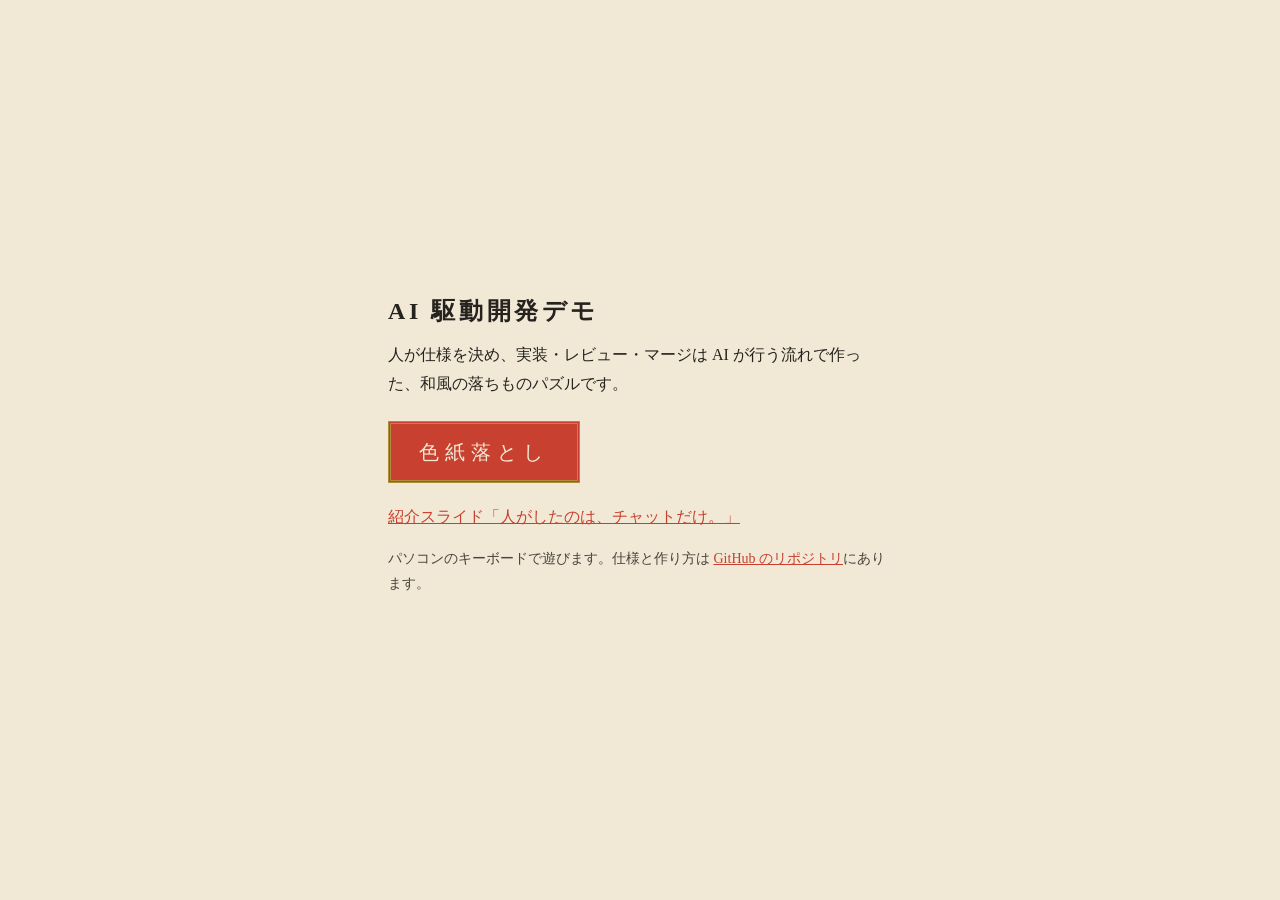
<file: index.html>
<!doctype html>
<html lang="ja">
<head>
<meta charset="utf-8">
<meta name="viewport" content="width=device-width, initial-scale=1">
<title>AI 駆動開発デモ</title>
<style>
  :root { --washi: #f1e9d6; --sumi: #26231f; --shu: #c8402f; --kin: #b08d3c; }
  * { box-sizing: border-box; }
  body {
    margin: 0; min-height: 100vh;
    display: flex; align-items: center; justify-content: center;
    background: var(--washi); color: var(--sumi);
    font-family: "Hiragino Mincho ProN", "Yu Mincho", "YuMincho", "Noto Serif JP", serif;
    line-height: 1.8;
  }
  main { max-width: 34em; padding: 32px 20px; }
  h1 { font-size: 24px; letter-spacing: .15em; margin: 0 0 8px; }
  p { margin: 0 0 14px; }
  .play {
    display: inline-block; margin: 8px 0 20px; padding: 10px 28px;
    background: var(--shu); color: var(--washi); text-decoration: none;
    font-size: 20px; letter-spacing: .3em; border: 3px double var(--kin);
  }
  .play:hover, .play:focus { background: #a8321f; }
  a { color: var(--shu); }
  .note { font-size: 14px; color: #4a443b; }
</style>
</head>
<body>
<main>
  <h1>AI 駆動開発デモ</h1>
  <p>人が仕様を決め、実装・レビュー・マージは AI が行う流れで作った、和風の落ちものパズルです。</p>
  <a class="play" href="game/">色紙落とし</a>
  <p><a href="slides/">紹介スライド「人がしたのは、チャットだけ。」</a></p>
  <p class="note">パソコンのキーボードで遊びます。仕様と作り方は <a href="https://github.com/kotaroyatabe0235/ai-driven-dev-demo">GitHub のリポジトリ</a>にあります。</p>
</main>
</body>
</html>
</file>
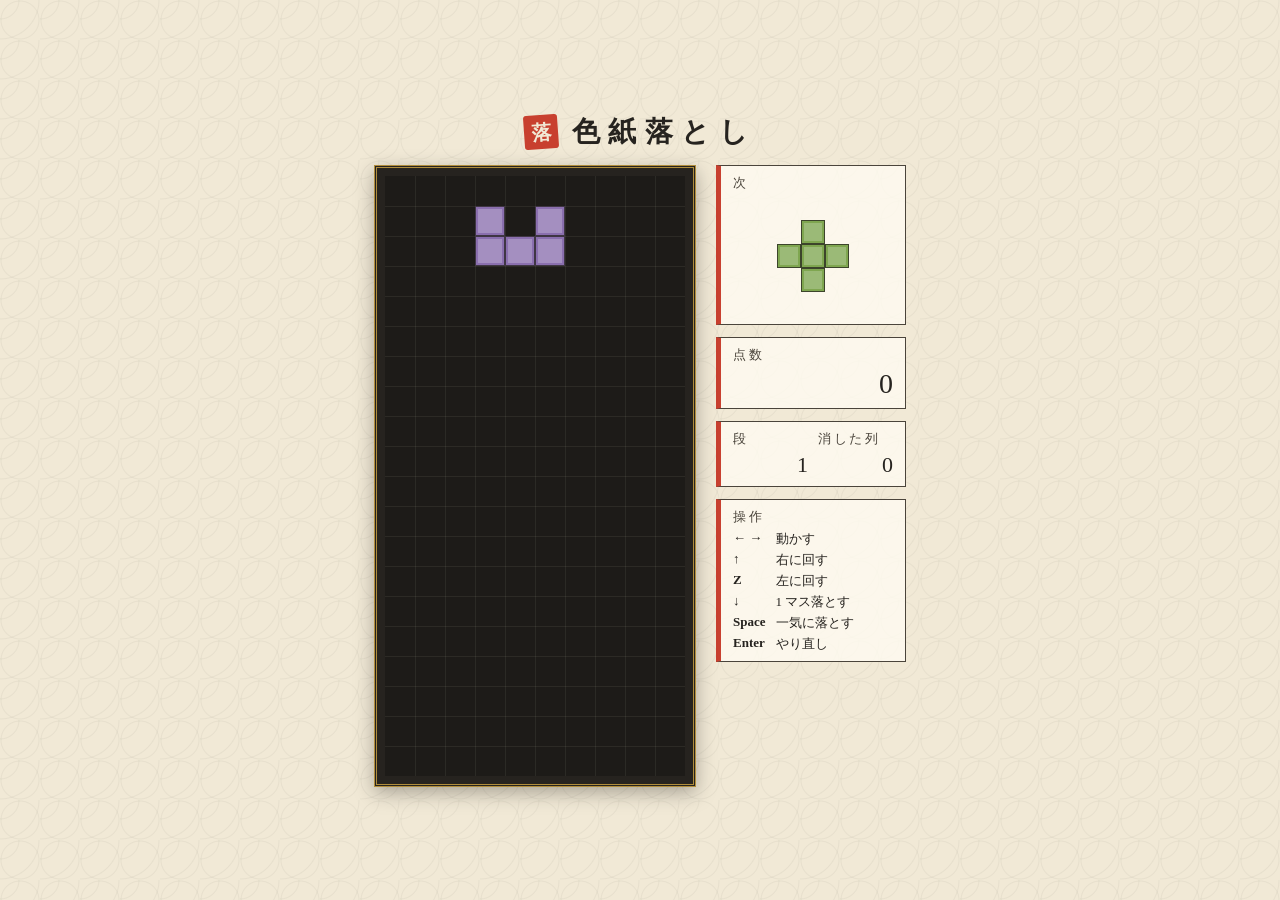
<file: game/index.html>
<!doctype html>
<html lang="ja">
<head>
<meta charset="utf-8">
<meta name="viewport" content="width=device-width, initial-scale=1">
<title>色紙落とし</title>
<link rel="stylesheet" href="style.css">
</head>
<body>
<main class="stage">
  <h1 class="title"><span class="seal" aria-hidden="true">落</span>色紙落とし</h1>
  <div class="layout">
    <div class="board-wrap">
      <canvas id="board" width="300" height="600" aria-label="盤面"></canvas>
      <div id="over" class="over" hidden>
        <p class="over-title">終 局</p>
        <p class="over-score">点数 <span id="over-score">0</span></p>
        <p class="over-hint">Enter でもう一度</p>
      </div>
    </div>
    <aside class="panel">
      <section class="card">
        <h2>次</h2>
        <canvas id="next" width="120" height="120" aria-label="次のブロック"></canvas>
      </section>
      <section class="card">
        <h2>点数</h2>
        <p class="num" id="score">0</p>
      </section>
      <section class="card two">
        <div><h2>段</h2><p class="num" id="level">1</p></div>
        <div><h2>消した列</h2><p class="num" id="lines">0</p></div>
      </section>
      <section class="card keys">
        <h2>操作</h2>
        <dl>
          <dt>← →</dt><dd>動かす</dd>
          <dt>↑</dt><dd>右に回す</dd>
          <dt>Z</dt><dd>左に回す</dd>
          <dt>↓</dt><dd>1 マス落とす</dd>
          <dt>Space</dt><dd>一気に落とす</dd>
          <dt>Enter</dt><dd>やり直し</dd>
        </dl>
      </section>
    </aside>
  </div>
</main>
<script src="rules.js"></script>
<script src="keys.js"></script>
<script src="main.js"></script>
</body>
</html>
</file>
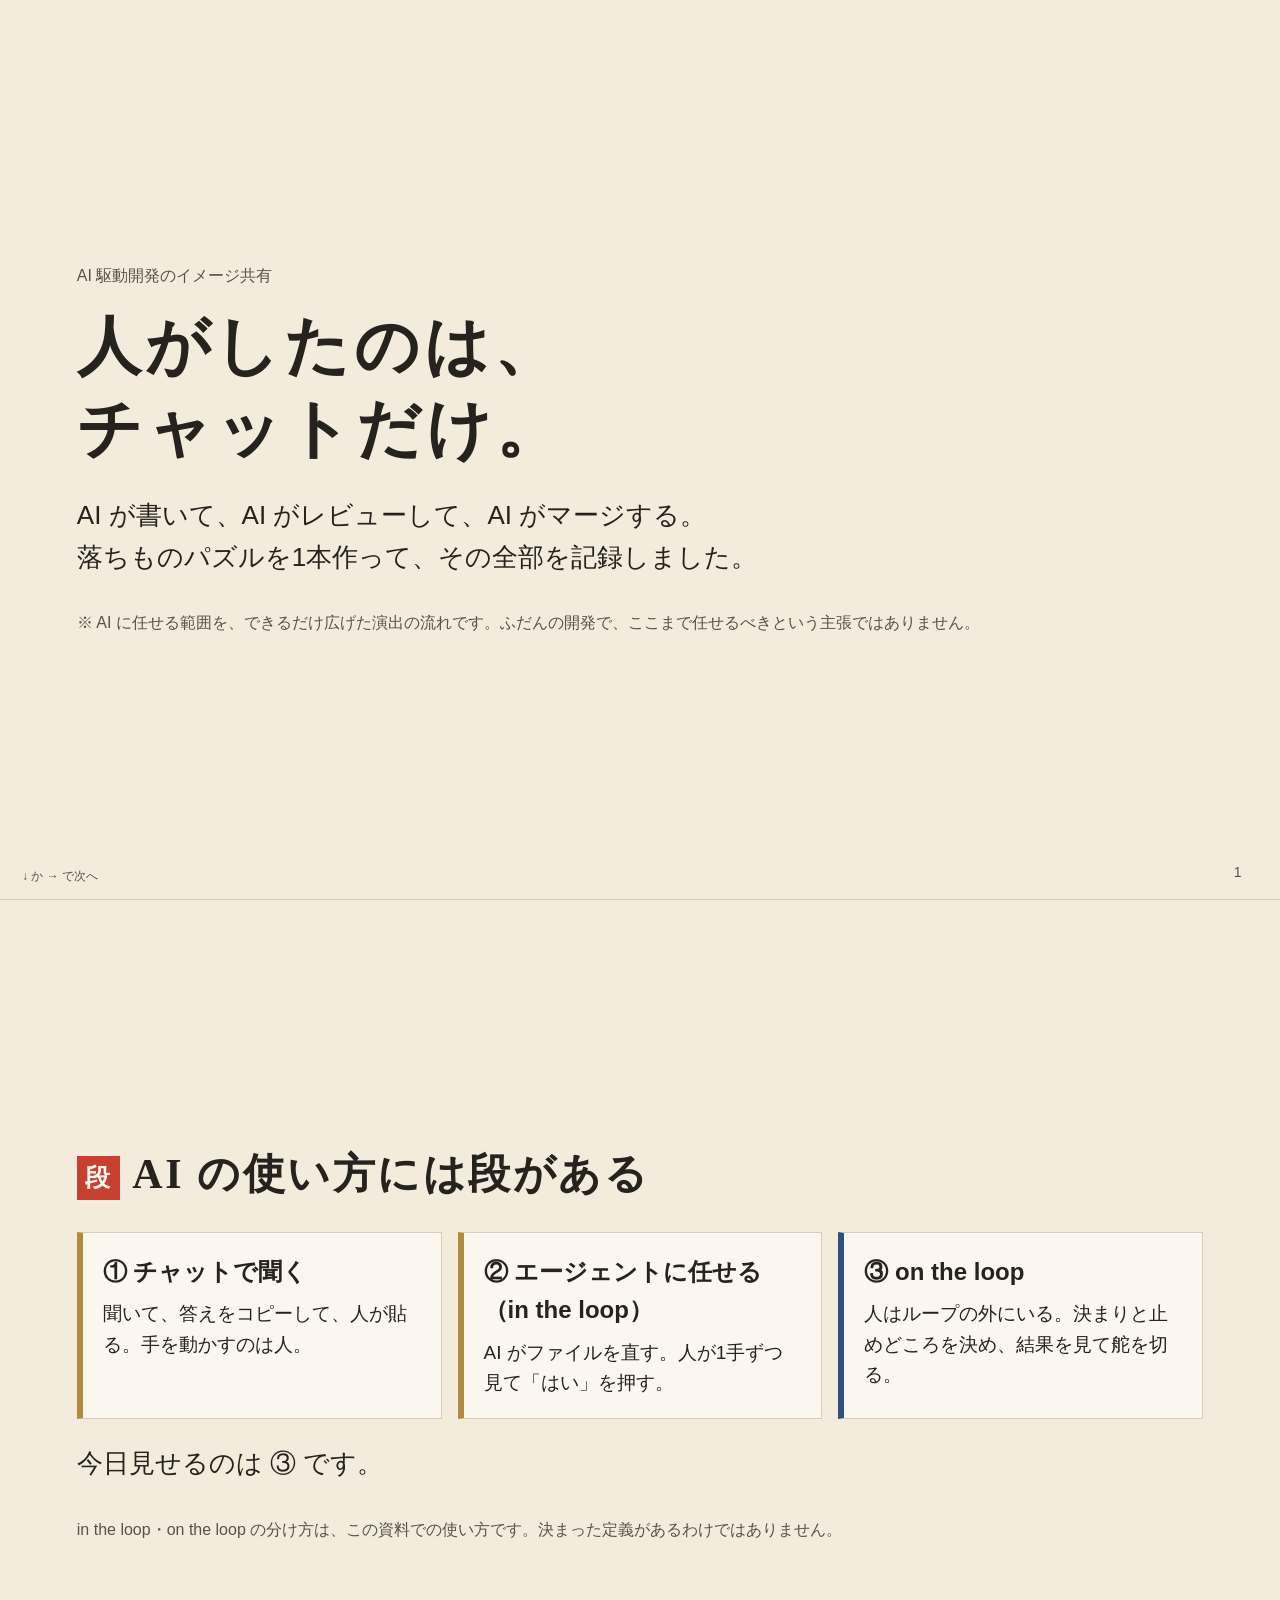
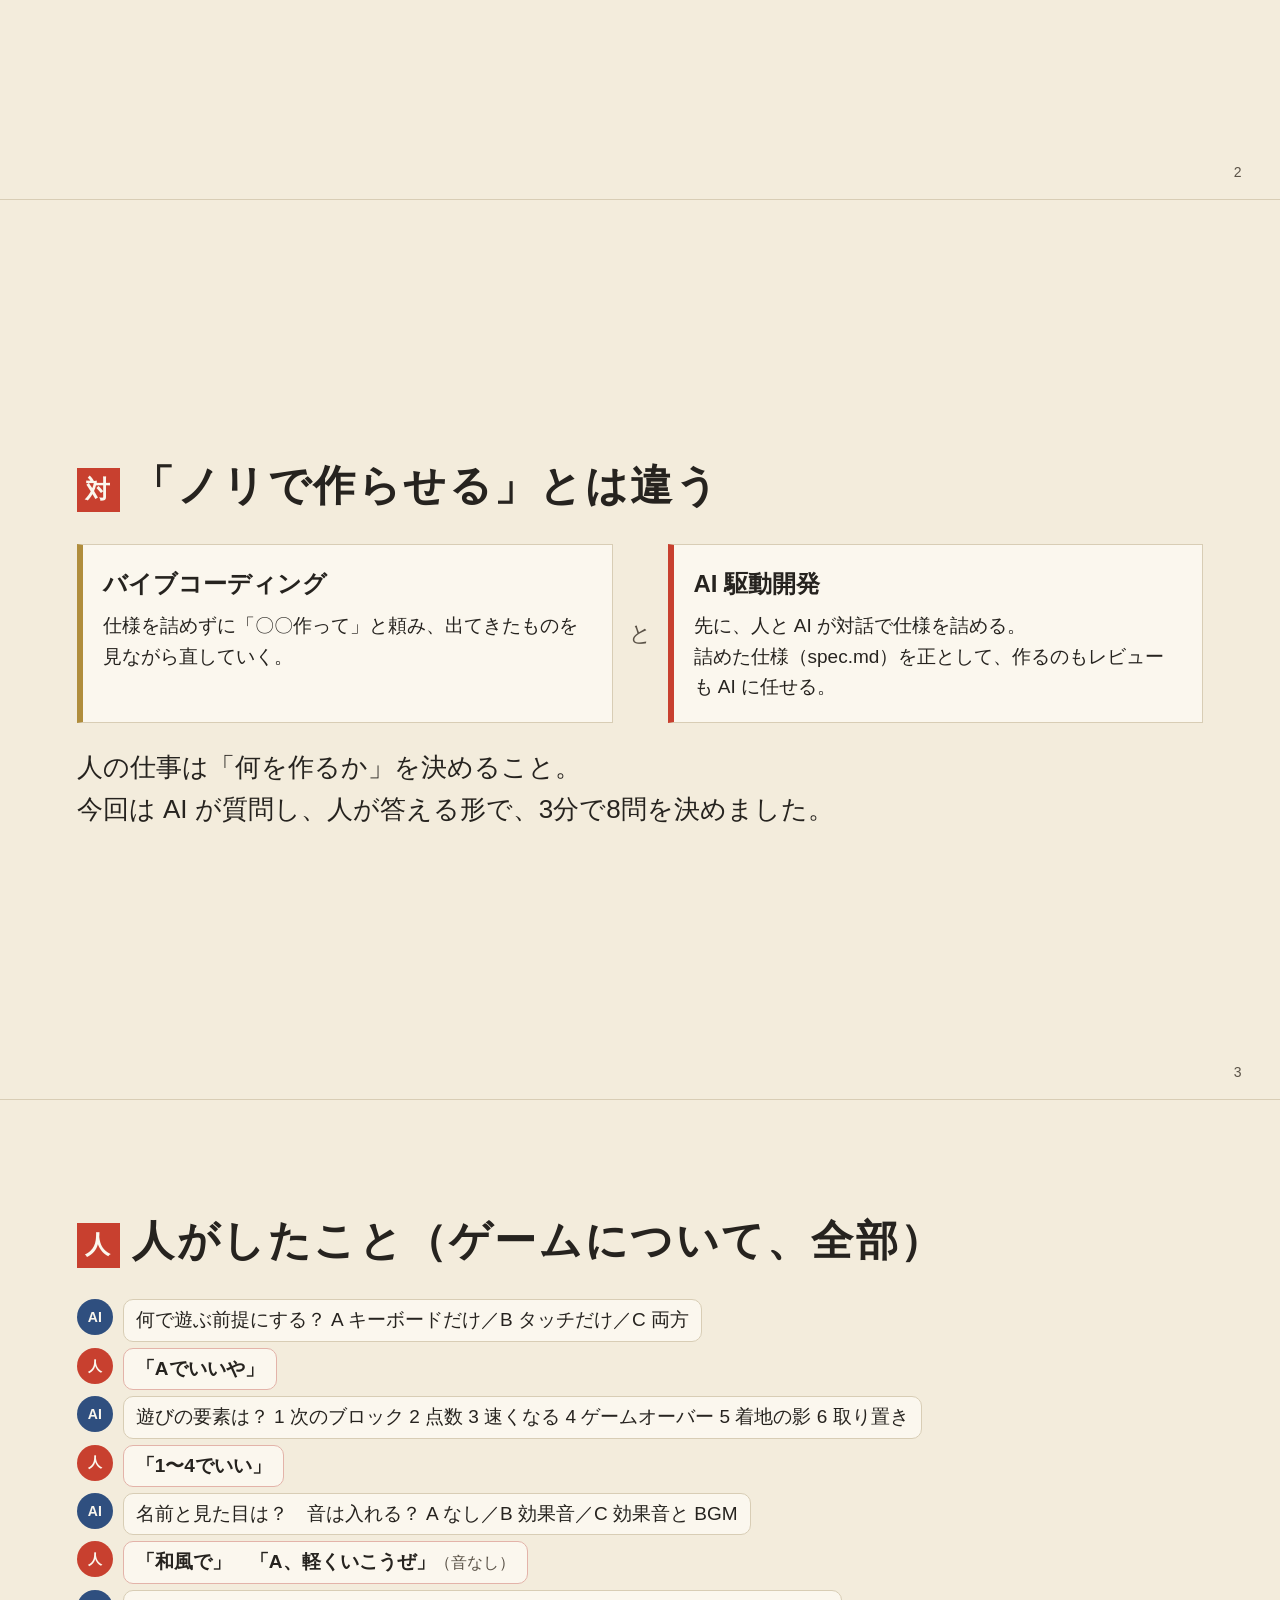
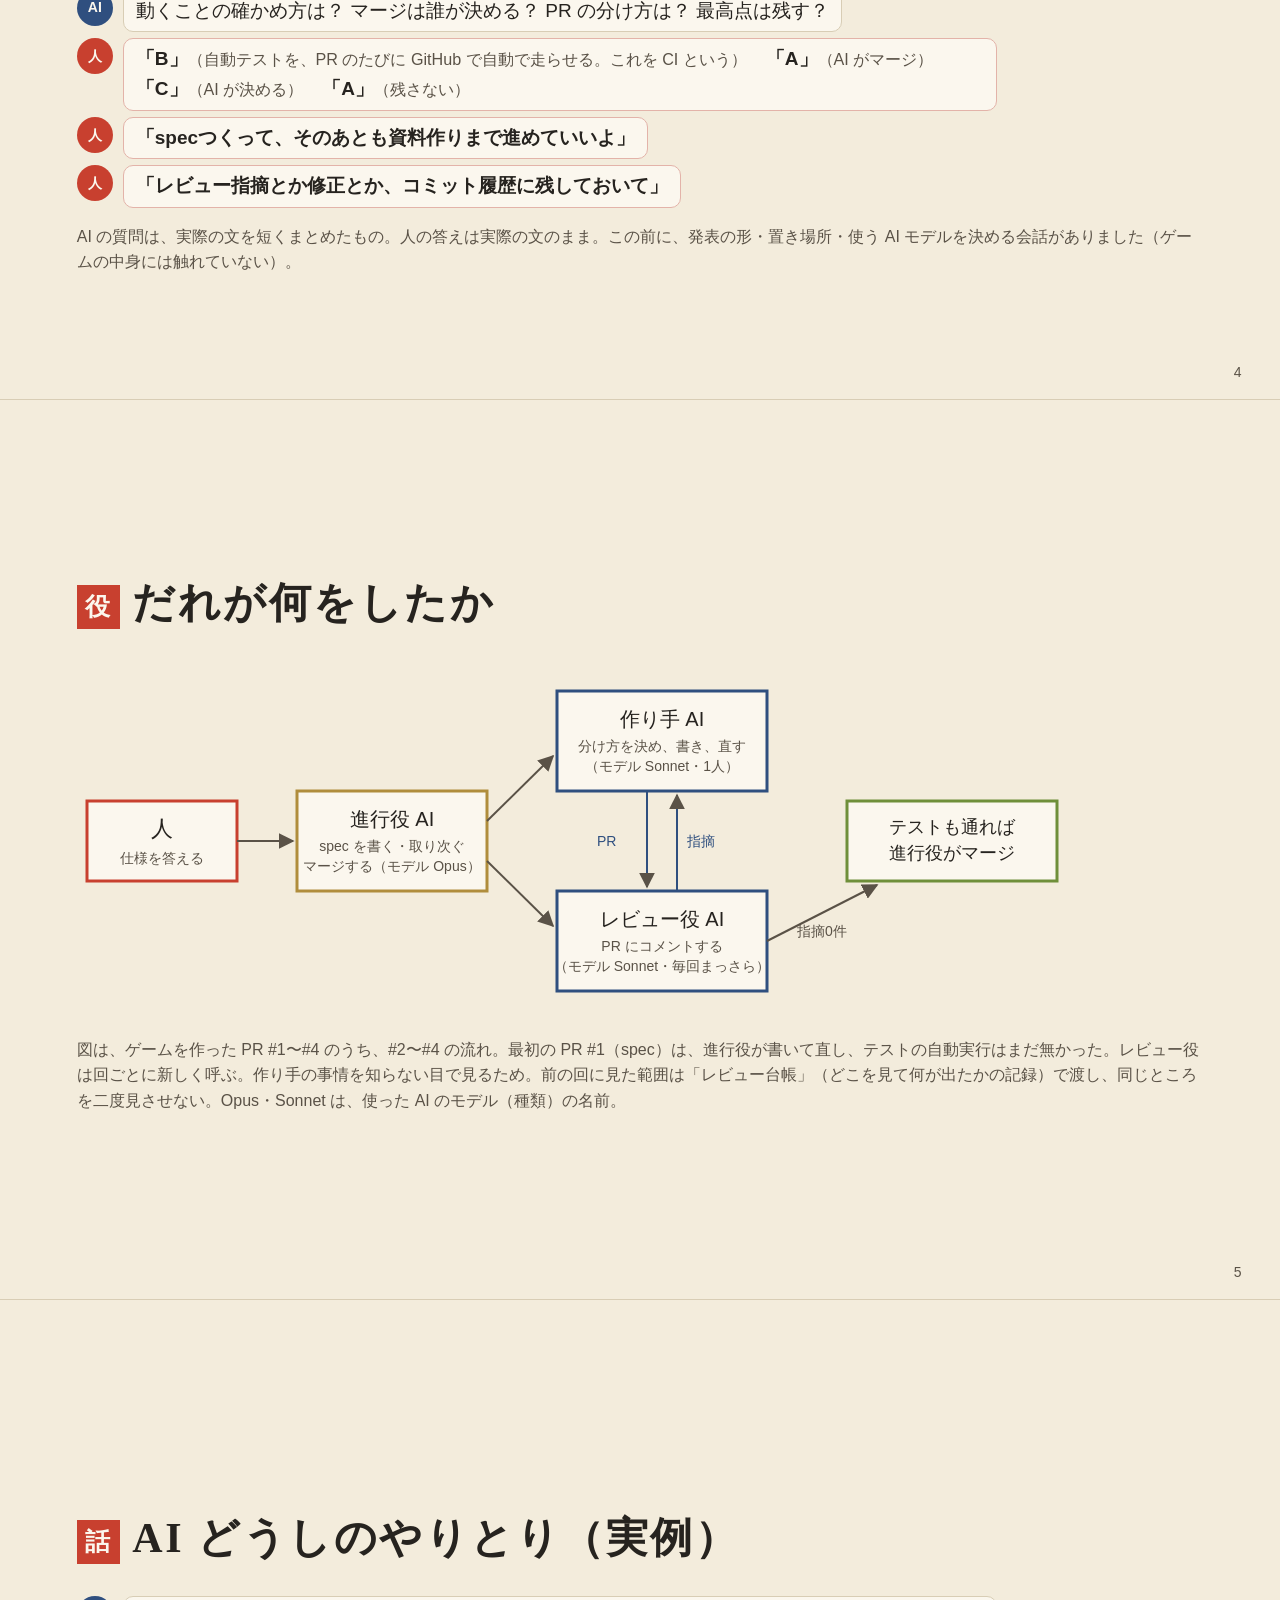
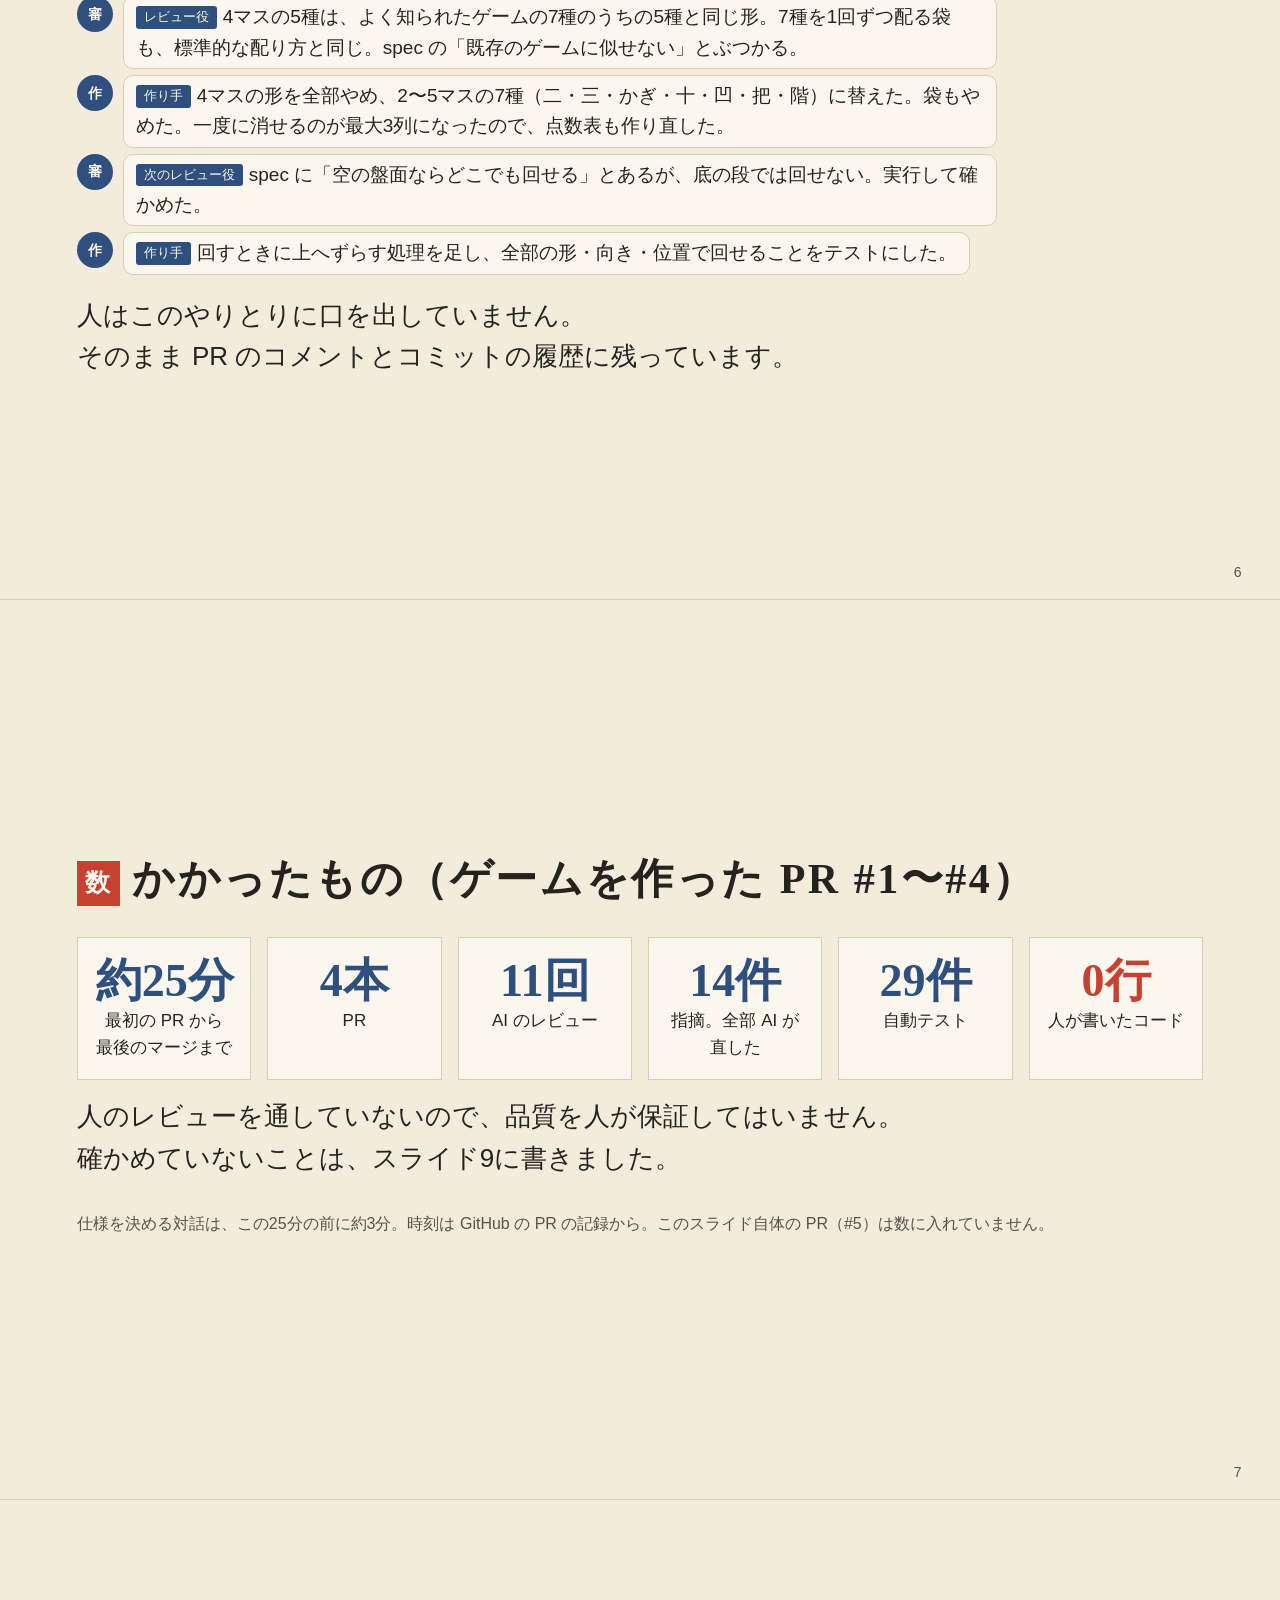
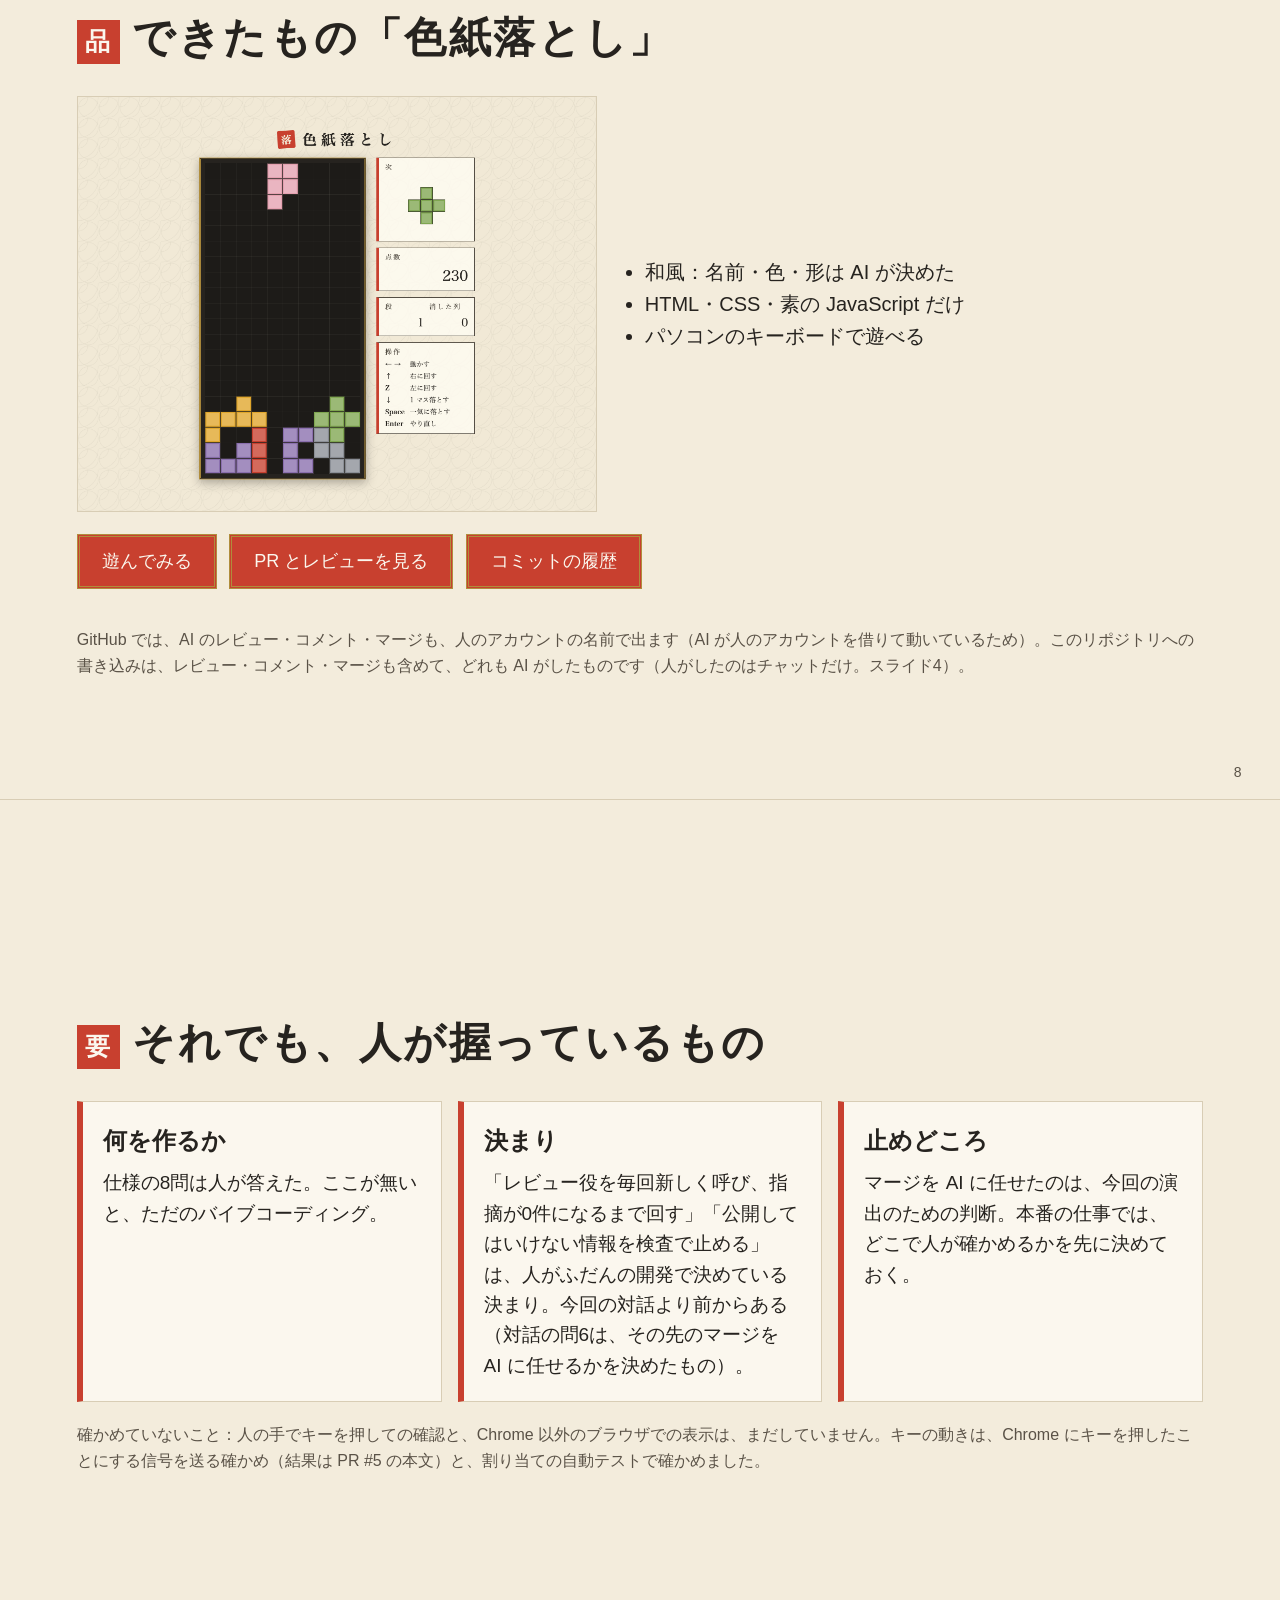
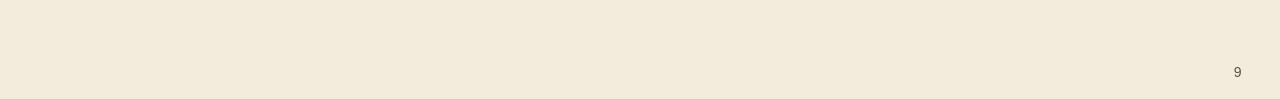
<file: slides/index.html>
<!doctype html>
<html lang="ja">
<head>
<meta charset="utf-8">
<meta name="viewport" content="width=device-width, initial-scale=1">
<title>人はチャットだけ</title>
<meta name="description" content="AI 駆動開発（on the loop 型）で、落ちものパズルを作った記録のスライド">
<style>
  :root {
    --washi: #f3ecdc; --paper: #fbf7ee; --sumi: #26231f; --sub: #5a5247;
    --shu: #c8402f; --ai: #2f4f7f; --wakaba: #6f8f3a; --kin: #b08d3c; --line: #d8cdb5;
  }
  * { box-sizing: border-box; }
  html { scroll-snap-type: y mandatory; }
  body {
    margin: 0; background: var(--washi); color: var(--sumi);
    font-family: "Hiragino Sans", "Yu Gothic", "Noto Sans JP", sans-serif;
    line-height: 1.6;
  }
  .slide {
    min-height: 100vh; scroll-snap-align: start;
    display: flex; flex-direction: column; justify-content: center;
    padding: 48px max(16px, 6vw); position: relative;
    border-bottom: 1px solid var(--line);
  }
  .no { position: absolute; right: max(16px, 3vw); bottom: 16px; font-size: 14px; color: var(--sub); }
  h1, h2 { font-family: "Hiragino Mincho ProN", "Yu Mincho", "Noto Serif JP", serif; margin: 0 0 24px; letter-spacing: .06em; }
  h1 { font-size: clamp(32px, 6vw, 64px); line-height: 1.3; }
  h2 { font-size: clamp(24px, 3.6vw, 42px); }
  h2 .seal { display: inline-block; background: var(--shu); color: var(--paper); font-size: .6em; padding: 2px 8px; margin-right: 12px; vertical-align: middle; }
  p.lead { font-size: clamp(18px, 2.2vw, 26px); margin: 0 0 16px; }
  .small { font-size: clamp(13px, 1.4vw, 16px); color: var(--sub); }
  .grid { display: grid; gap: 16px; }
  .g3 { grid-template-columns: repeat(auto-fit, minmax(220px, 1fr)); }
  .g2 { grid-template-columns: repeat(auto-fit, minmax(280px, 1fr)); }
  .card { background: var(--paper); border: 1px solid var(--line); border-left: 6px solid var(--line); padding: 20px; }
  .card h3 { margin: 0 0 8px; font-size: clamp(18px, 2vw, 24px); }
  .card p { margin: 0; font-size: clamp(15px, 1.6vw, 19px); }
  .card.hito { border-left-color: var(--shu); }
  .card.ai { border-left-color: var(--ai); }
  .card.me { border-left-color: var(--kin); }
  .arrow { text-align: center; font-size: 28px; color: var(--sub); }
  .tag { display: inline-block; font-size: 13px; padding: 1px 8px; border-radius: 3px; color: var(--paper); margin-right: 6px; vertical-align: 2px; }
  .tag.hito { background: var(--shu); }
  .tag.ai { background: var(--ai); }
  .tag.ok { background: var(--wakaba); }

  /* チャット */
  .chat { display: flex; flex-direction: column; gap: 6px; max-width: 920px; }
  .msg { display: flex; gap: 10px; align-items: flex-start; }
  .msg .who { flex: 0 0 auto; width: 36px; height: 36px; border-radius: 50%; display: flex; align-items: center; justify-content: center; color: var(--paper); font-size: 14px; font-weight: bold; }
  .msg.h .who { background: var(--shu); }
  .msg.a .who { background: var(--ai); }
  .msg .b { background: var(--paper); border: 1px solid var(--line); padding: 5px 12px; border-radius: 10px; font-size: clamp(15px, 1.6vw, 19px); }
  .msg.h .b { border-color: #e3b3a9; }
  .msg .b q { quotes: "「" "」"; font-weight: bold; }
  .msg .b .note { color: var(--sub); font-size: .85em; }

  /* 数字 */
  .nums { display: grid; grid-template-columns: repeat(auto-fit, minmax(150px, 1fr)); gap: 16px; }
  .num { background: var(--paper); border: 1px solid var(--line); padding: 18px; text-align: center; }
  .num b { display: block; font-family: "Hiragino Mincho ProN", "Yu Mincho", serif; font-size: clamp(30px, 3.6vw, 48px); line-height: 1.1; color: var(--ai); white-space: nowrap; }
  .num.zero b { color: var(--shu); }
  .num span { font-size: clamp(14px, 1.5vw, 17px); }

  /* 図 */
  svg.flow { width: 100%; max-width: 1000px; height: auto; }
  svg.flow text { font-family: "Hiragino Sans", "Yu Gothic", sans-serif; }
  ol.flow-list { display: none; margin: 0 0 16px; padding-left: 1.4em; font-size: 16px; }
  ol.flow-list li { margin-bottom: 6px; }
  @media (max-width: 700px) { svg.flow { display: none; } ol.flow-list { display: block; } }

  .shot { display: flex; gap: 24px; flex-wrap: wrap; align-items: center; }
  .shot img { width: min(100%, 520px); height: auto; border: 1px solid var(--line); }
  .shot ul { font-size: clamp(16px, 1.7vw, 20px); padding-left: 1.2em; margin: 0; }
  a { color: var(--shu); }
  .btn { display: inline-block; background: var(--shu); color: var(--paper); text-decoration: none; padding: 10px 22px; border: 3px double var(--kin); font-size: 18px; margin: 6px 8px 6px 0; }
  .vs { display: grid; grid-template-columns: 1fr auto 1fr; gap: 16px; align-items: stretch; }
  .vs .mid { align-self: center; font-size: 22px; color: var(--sub); }
  @media (max-width: 700px) { .vs { grid-template-columns: 1fr; } .vs .mid { text-align: center; } }
  .hint { position: fixed; left: 16px; bottom: 12px; font-size: 12px; color: var(--sub); background: var(--washi); padding: 2px 6px; }
  @media print { .hint { display: none; } }
  @media (max-width: 700px) { .hint { display: none; } }
</style>
</head>
<body>

<!-- 1 -->
<section class="slide" id="s1">
  <p class="small">AI 駆動開発のイメージ共有</p>
  <h1>人がしたのは、<br>チャットだけ。</h1>
  <p class="lead">AI が書いて、AI がレビューして、AI がマージする。<br>落ちものパズルを1本作って、その全部を記録しました。</p>
  <p class="small">※ AI に任せる範囲を、できるだけ広げた演出の流れです。ふだんの開発で、ここまで任せるべきという主張ではありません。</p>
  <span class="no">1</span>
</section>

<!-- 2 -->
<section class="slide" id="s2">
  <h2><span class="seal">段</span>AI の使い方には段がある</h2>
  <div class="grid g3">
    <div class="card me"><h3>① チャットで聞く</h3><p>聞いて、答えをコピーして、人が貼る。手を動かすのは人。</p></div>
    <div class="card me"><h3>② エージェントに任せる（in the loop）</h3><p>AI がファイルを直す。人が1手ずつ見て「はい」を押す。</p></div>
    <div class="card ai"><h3>③ on the loop</h3><p>人はループの外にいる。決まりと止めどころを決め、結果を見て舵を切る。</p></div>
  </div>
  <p class="lead" style="margin-top:24px">今日見せるのは ③ です。</p>
  <p class="small">in the loop・on the loop の分け方は、この資料での使い方です。決まった定義があるわけではありません。</p>
  <span class="no">2</span>
</section>

<!-- 3 -->
<section class="slide" id="s3">
  <h2><span class="seal">対</span>「ノリで作らせる」とは違う</h2>
  <div class="vs">
    <div class="card me"><h3>バイブコーディング</h3><p>仕様を詰めずに「〇〇作って」と頼み、出てきたものを見ながら直していく。</p></div>
    <div class="mid">と</div>
    <div class="card hito"><h3>AI 駆動開発</h3><p>先に、人と AI が対話で仕様を詰める。<br>詰めた仕様（spec.md）を正として、作るのもレビューも AI に任せる。</p></div>
  </div>
  <p class="lead" style="margin-top:24px">人の仕事は「何を作るか」を決めること。<br>今回は AI が質問し、人が答える形で、3分で8問を決めました。</p>
  <span class="no">3</span>
</section>

<!-- 4 -->
<section class="slide" id="s4">
  <h2><span class="seal">人</span>人がしたこと（ゲームについて、全部）</h2>
  <div class="chat">
    <div class="msg a"><div class="who">AI</div><div class="b">何で遊ぶ前提にする？ A キーボードだけ／B タッチだけ／C 両方</div></div>
    <div class="msg h"><div class="who">人</div><div class="b"><q>Aでいいや</q></div></div>
    <div class="msg a"><div class="who">AI</div><div class="b">遊びの要素は？ 1 次のブロック 2 点数 3 速くなる 4 ゲームオーバー 5 着地の影 6 取り置き</div></div>
    <div class="msg h"><div class="who">人</div><div class="b"><q>1〜4でいい</q></div></div>
    <div class="msg a"><div class="who">AI</div><div class="b">名前と見た目は？　音は入れる？ A なし／B 効果音／C 効果音と BGM</div></div>
    <div class="msg h"><div class="who">人</div><div class="b"><q>和風で</q>　<q>A、軽くいこうぜ</q><span class="note">（音なし）</span></div></div>
    <div class="msg a"><div class="who">AI</div><div class="b">動くことの確かめ方は？ マージは誰が決める？ PR の分け方は？ 最高点は残す？</div></div>
    <div class="msg h"><div class="who">人</div><div class="b"><q>B</q><span class="note">（自動テストを、PR のたびに GitHub で自動で走らせる。これを CI という）</span>　<q>A</q><span class="note">（AI がマージ）</span>　<q>C</q><span class="note">（AI が決める）</span>　<q>A</q><span class="note">（残さない）</span></div></div>
    <div class="msg h"><div class="who">人</div><div class="b"><q>specつくって、そのあとも資料作りまで進めていいよ</q></div></div>
    <div class="msg h"><div class="who">人</div><div class="b"><q>レビュー指摘とか修正とか、コミット履歴に残しておいて</q></div></div>
  </div>
  <p class="small" style="margin-top:16px">AI の質問は、実際の文を短くまとめたもの。人の答えは実際の文のまま。この前に、発表の形・置き場所・使う AI モデルを決める会話がありました（ゲームの中身には触れていない）。</p>
  <span class="no">4</span>
</section>

<!-- 5 -->
<section class="slide" id="s5">
  <h2><span class="seal">役</span>だれが何をしたか</h2>
  <svg class="flow" viewBox="0 0 1000 360" role="img" aria-label="人から進行役の AI、作り手の AI とレビュー役の AI、テスト、マージへの流れ">
    <defs><marker id="ar" viewBox="0 0 10 10" refX="9" refY="5" markerWidth="8" markerHeight="8" orient="auto"><path d="M0,0 L10,5 L0,10 z" fill="#5a5247"/></marker></defs>
    <rect x="10" y="140" width="150" height="80" fill="#fbf7ee" stroke="#c8402f" stroke-width="3"/>
    <text x="85" y="175" text-anchor="middle" font-size="22" fill="#26231f">人</text>
    <text x="85" y="202" text-anchor="middle" font-size="14" fill="#5a5247">仕様を答える</text>
    <rect x="220" y="130" width="190" height="100" fill="#fbf7ee" stroke="#b08d3c" stroke-width="3"/>
    <text x="315" y="165" text-anchor="middle" font-size="20" fill="#26231f">進行役 AI</text>
    <text x="315" y="190" text-anchor="middle" font-size="14" fill="#5a5247">spec を書く・取り次ぐ</text>
    <text x="315" y="210" text-anchor="middle" font-size="14" fill="#5a5247">マージする（モデル Opus）</text>
    <rect x="480" y="30" width="210" height="100" fill="#fbf7ee" stroke="#2f4f7f" stroke-width="3"/>
    <text x="585" y="65" text-anchor="middle" font-size="20" fill="#26231f">作り手 AI</text>
    <text x="585" y="90" text-anchor="middle" font-size="14" fill="#5a5247">分け方を決め、書き、直す</text>
    <text x="585" y="110" text-anchor="middle" font-size="14" fill="#5a5247">（モデル Sonnet・1人）</text>
    <rect x="480" y="230" width="210" height="100" fill="#fbf7ee" stroke="#2f4f7f" stroke-width="3"/>
    <text x="585" y="265" text-anchor="middle" font-size="20" fill="#26231f">レビュー役 AI</text>
    <text x="585" y="290" text-anchor="middle" font-size="14" fill="#5a5247">PR にコメントする</text>
    <text x="585" y="310" text-anchor="middle" font-size="14" fill="#5a5247">（モデル Sonnet・毎回まっさら）</text>
    <rect x="770" y="140" width="210" height="80" fill="#fbf7ee" stroke="#6f8f3a" stroke-width="3"/>
    <text x="875" y="172" text-anchor="middle" font-size="18" fill="#26231f">テストも通れば</text>
    <text x="875" y="198" text-anchor="middle" font-size="18" fill="#26231f">進行役がマージ</text>
    <line x1="160" y1="180" x2="216" y2="180" stroke="#5a5247" stroke-width="2" marker-end="url(#ar)"/>
    <line x1="410" y1="160" x2="476" y2="95" stroke="#5a5247" stroke-width="2" marker-end="url(#ar)"/>
    <line x1="410" y1="200" x2="476" y2="265" stroke="#5a5247" stroke-width="2" marker-end="url(#ar)"/>
    <line x1="570" y1="130" x2="570" y2="226" stroke="#2f4f7f" stroke-width="2" marker-end="url(#ar)"/>
    <line x1="600" y1="230" x2="600" y2="134" stroke="#2f4f7f" stroke-width="2" marker-end="url(#ar)"/>
    <text x="520" y="185" font-size="14" fill="#2f4f7f">PR</text>
    <text x="610" y="185" font-size="14" fill="#2f4f7f">指摘</text>
    <line x1="690" y1="280" x2="800" y2="224" stroke="#5a5247" stroke-width="2" marker-end="url(#ar)"/>
    <text x="720" y="275" font-size="14" fill="#5a5247">指摘0件</text>
  </svg>
  <ol class="flow-list">
    <li><b>人</b>：仕様の問いに答える</li>
    <li><b>進行役 AI</b>（モデル Opus）：spec を書き、作り手とレビュー役に取り次ぐ</li>
    <li><b>作り手 AI</b>（モデル Sonnet・1人）：PR の分け方を決め、書いて PR を出し、指摘を直す</li>
    <li><b>レビュー役 AI</b>（モデル Sonnet・毎回まっさら）：PR にコメントする</li>
    <li>指摘0件で、テストも通れば、<b>進行役</b>がマージ</li>
  </ol>
  <p class="small">図は、ゲームを作った PR #1〜#4 のうち、#2〜#4 の流れ。最初の PR #1（spec）は、進行役が書いて直し、テストの自動実行はまだ無かった。レビュー役は回ごとに新しく呼ぶ。作り手の事情を知らない目で見るため。前の回に見た範囲は「レビュー台帳」（どこを見て何が出たかの記録）で渡し、同じところを二度見させない。Opus・Sonnet は、使った AI のモデル（種類）の名前。</p>
  <span class="no">5</span>
</section>

<!-- 6 -->
<section class="slide" id="s6">
  <h2><span class="seal">話</span>AI どうしのやりとり（実例）</h2>
  <div class="chat">
    <div class="msg a"><div class="who">審</div><div class="b"><span class="tag ai">レビュー役</span>4マスの5種は、よく知られたゲームの7種のうちの5種と同じ形。7種を1回ずつ配る袋も、標準的な配り方と同じ。spec の「既存のゲームに似せない」とぶつかる。</div></div>
    <div class="msg a"><div class="who">作</div><div class="b"><span class="tag ai">作り手</span>4マスの形を全部やめ、2〜5マスの7種（二・三・かぎ・十・凹・把・階）に替えた。袋もやめた。一度に消せるのが最大3列になったので、点数表も作り直した。</div></div>
    <div class="msg a"><div class="who">審</div><div class="b"><span class="tag ai">次のレビュー役</span>spec に「空の盤面ならどこでも回せる」とあるが、底の段では回せない。実行して確かめた。</div></div>
    <div class="msg a"><div class="who">作</div><div class="b"><span class="tag ai">作り手</span>回すときに上へずらす処理を足し、全部の形・向き・位置で回せることをテストにした。</div></div>
  </div>
  <p class="lead" style="margin-top:20px">人はこのやりとりに口を出していません。<br>そのまま PR のコメントとコミットの履歴に残っています。</p>
  <span class="no">6</span>
</section>

<!-- 7 -->
<section class="slide" id="s7">
  <h2><span class="seal">数</span>かかったもの（ゲームを作った PR #1〜#4）</h2>
  <div class="nums">
    <div class="num"><b>約25分</b><span>最初の PR から<br>最後のマージまで</span></div>
    <div class="num"><b>4本</b><span>PR</span></div>
    <div class="num"><b>11回</b><span>AI のレビュー</span></div>
    <div class="num"><b>14件</b><span>指摘。全部 AI が直した</span></div>
    <div class="num"><b>29件</b><span>自動テスト</span></div>
    <div class="num zero"><b>0行</b><span>人が書いたコード</span></div>
  </div>
  <p class="lead" style="margin-top:16px">人のレビューを通していないので、品質を人が保証してはいません。<br>確かめていないことは、スライド9に書きました。</p>
  <p class="small" style="margin-top:16px">仕様を決める対話は、この25分の前に約3分。時刻は GitHub の PR の記録から。このスライド自体の PR（#5）は数に入れていません。</p>
  <span class="no">7</span>
</section>

<!-- 8 -->
<section class="slide" id="s8">
  <h2><span class="seal">品</span>できたもの「色紙落とし」</h2>
  <div class="shot">
    <img src="img/game.png" alt="色紙落としの画面。墨色の盤面に色紙のようなブロックが積まれ、右に次の形・点数・操作が並ぶ" width="1000" height="800">
    <ul>
      <li>和風：名前・色・形は AI が決めた</li>
      <li>HTML・CSS・素の JavaScript だけ</li>
      <li>パソコンのキーボードで遊べる</li>
    </ul>
  </div>
  <p style="margin-top:16px">
    <a class="btn" href="../game/">遊んでみる</a>
    <a class="btn" href="https://github.com/kotaroyatabe0235/ai-driven-dev-demo/pulls?q=is%3Apr">PR とレビューを見る</a>
    <a class="btn" href="https://github.com/kotaroyatabe0235/ai-driven-dev-demo/commits/main">コミットの履歴</a>
  </p>
  <p class="small">GitHub では、AI のレビュー・コメント・マージも、人のアカウントの名前で出ます（AI が人のアカウントを借りて動いているため）。このリポジトリへの書き込みは、レビュー・コメント・マージも含めて、どれも AI がしたものです（人がしたのはチャットだけ。スライド4）。</p>
  <span class="no">8</span>
</section>

<!-- 9 -->
<section class="slide" id="s9">
  <h2><span class="seal">要</span>それでも、人が握っているもの</h2>
  <div class="grid g3">
    <div class="card hito"><h3>何を作るか</h3><p>仕様の8問は人が答えた。ここが無いと、ただのバイブコーディング。</p></div>
    <div class="card hito"><h3>決まり</h3><p>「レビュー役を毎回新しく呼び、指摘が0件になるまで回す」「公開してはいけない情報を検査で止める」は、人がふだんの開発で決めている決まり。今回の対話より前からある（対話の問6は、その先のマージを AI に任せるかを決めたもの）。</p></div>
    <div class="card hito"><h3>止めどころ</h3><p>マージを AI に任せたのは、今回の演出のための判断。本番の仕事では、どこで人が確かめるかを先に決めておく。</p></div>
  </div>
  <p class="small" style="margin-top:20px">確かめていないこと：人の手でキーを押しての確認と、Chrome 以外のブラウザでの表示は、まだしていません。キーの動きは、Chrome にキーを押したことにする信号を送る確かめ（結果は PR #5 の本文）と、割り当ての自動テストで確かめました。</p>
  <span class="no">9</span>
</section>

<div class="hint">↓ か → で次へ</div>
<script>
  (function () {
    var slides = Array.prototype.slice.call(document.querySelectorAll('.slide'));
    function current() {
      var y = window.scrollY + window.innerHeight / 3, idx = 0;
      slides.forEach(function (s, i) { if (s.offsetTop <= y) idx = i; });
      return idx;
    }
    document.addEventListener('keydown', function (e) {
      var d = 0;
      if (e.key === 'ArrowRight' || e.key === 'ArrowDown' || e.key === 'PageDown' || e.key === ' ') d = 1;
      if (e.key === 'ArrowLeft' || e.key === 'ArrowUp' || e.key === 'PageUp') d = -1;
      if (!d) return;
      e.preventDefault();
      var n = Math.max(0, Math.min(slides.length - 1, current() + d));
      slides[n].scrollIntoView({ behavior: 'smooth' });
    });
  })();
</script>
</body>
</html>
</file>
<file: game/style.css>
:root {
  --washi: #f1e9d6;
  --washi-deep: #e4d8bb;
  --sumi: #26231f;
  --sumi-soft: #4a443b;
  --shu: #c8402f;
  --kin: #b08d3c;
}
* { box-sizing: border-box; }
html, body { margin: 0; }
body {
  min-height: 100vh;
  background-color: var(--washi);
  background-image:
    repeating-radial-gradient(circle at 0 0, transparent 0, transparent 18px, rgba(38,35,31,.05) 19px, transparent 20px),
    repeating-radial-gradient(circle at 20px 20px, transparent 0, transparent 18px, rgba(38,35,31,.05) 19px, transparent 20px);
  background-size: 40px 40px;
  color: var(--sumi);
  font-family: "Hiragino Mincho ProN", "Yu Mincho", "YuMincho", "Noto Serif JP", serif;
  display: flex;
  justify-content: center;
  align-items: center;
}
.stage { padding: 20px 16px; }
.title {
  margin: 0 0 14px;
  font-size: 28px;
  letter-spacing: .3em;
  font-weight: 700;
  display: flex;
  align-items: center;
  justify-content: center;
  gap: 14px;
}
.seal {
  display: inline-flex;
  width: 34px; height: 34px;
  align-items: center; justify-content: center;
  background: var(--shu);
  color: var(--washi);
  font-size: 20px;
  letter-spacing: 0;
  border-radius: 3px;
  transform: rotate(-4deg);
}
.layout { display: flex; gap: 20px; justify-content: center; align-items: flex-start; }
.board-wrap {
  position: relative;
  padding: 8px;
  background: var(--sumi);
  border: 3px double var(--kin);
  box-shadow: 0 6px 18px rgba(38,35,31,.35);
}
#board { display: block; background: #1d1b18; }
.over {
  position: absolute; inset: 8px;
  display: flex; flex-direction: column; align-items: center; justify-content: center;
  background: rgba(241,233,214,.9);
  text-align: center;
}
.over[hidden] { display: none; }
.over-title { margin: 0 0 14px; font-size: 36px; letter-spacing: .4em; color: var(--shu); font-weight: 700; padding-left: .4em; }
.over-score { margin: 0 0 14px; font-size: 20px; }
.over-hint { margin: 0; font-size: 15px; color: var(--sumi-soft); }
.panel { width: 190px; display: flex; flex-direction: column; gap: 12px; }
.card {
  background: rgba(255,252,242,.8);
  border: 1px solid var(--sumi-soft);
  border-left: 5px solid var(--shu);
  padding: 8px 12px;
}
.card h2 { margin: 0 0 4px; font-size: 13px; letter-spacing: .2em; color: var(--sumi-soft); font-weight: 400; }
.card canvas { display: block; margin: 0 auto; }
.num { margin: 0; font-size: 28px; text-align: right; font-variant-numeric: tabular-nums; }
.two { display: flex; justify-content: space-between; gap: 10px; }
.two > div { flex: 1; }
.two .num { font-size: 22px; }
.keys dl { margin: 0; display: grid; grid-template-columns: auto 1fr; gap: 3px 10px; font-size: 13px; }
.keys dt { font-weight: 700; }
.keys dd { margin: 0; }
</file>
